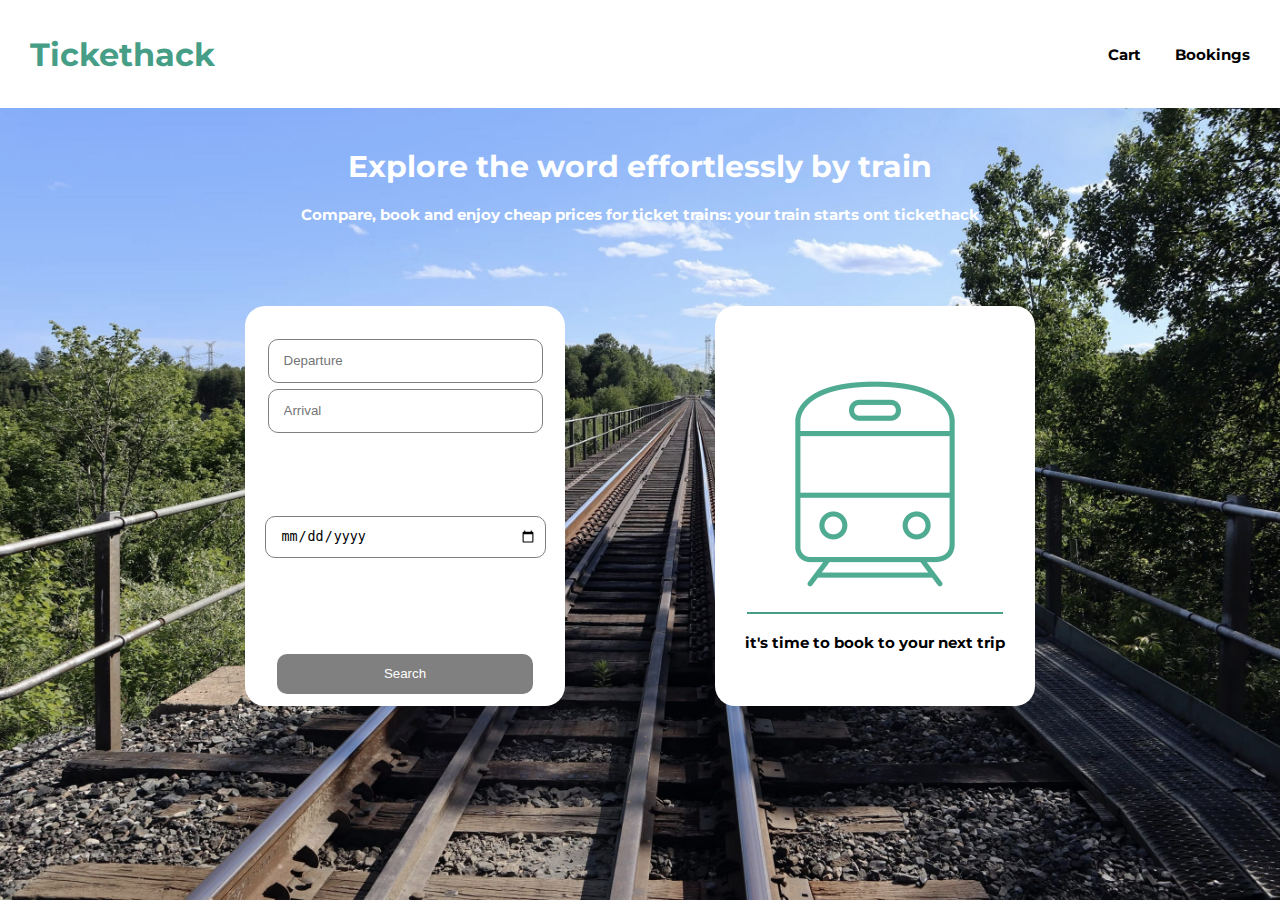
<file: index.html>
<!DOCTYPE html>
<html lang="en">
<head>
    <meta charset="UTF-8">
    <meta name="viewport" content="width=device-width, initial-scale=1.0">
    <title>Tickethack</title>
    <link rel="stylesheet" href="styles/home.css" />
    <link rel="preconnect" href="https://fonts.googleapis.com">
    <link rel="preconnect" href="https://fonts.gstatic.com" crossorigin>
    <link href="https://fonts.googleapis.com/css2?family=Montserrat:ital,wght@0,400;0,500;0,700;0,900;1,400;1,700;1,900&display=swap" rel="stylesheet">
</head>
<body>
<div id="header">
    <a href="./index.html"><h1 id="logo">Tickethack</h1></a>
    <nav>
        <ul>
            <a href="./cart.html" class="cart">Cart</a>
            <a href="./booking.html" class="Bookings">Bookings</a>
        </ul>
    </nav>
</div>
<div id="container">
    <div id="title">
        <h1>Explore the word effortlessly by train</h1>
        <span>Compare, book and enjoy cheap prices for ticket trains: your train starts ont tickethack</span>
    </div>
    <div id="cards-container">
        <div id="card_search">
            <div id="forms">
                <div id="trip_input">
                    <input id="departure" class="input" type="text" placeholder="Departure">
                    <input id="arrival" class="input" type="text" placeholder="Arrival">
                </div>
                <input id="date" class="input" type="date">
            </div>
            <button id="search_button">Search</button>
            </div>
        <div id="card_dispo">
            <img class="train" src="./images/train.png" alt="img_de_train">
           <p class="slogan">it's time to book to your next trip</p>
        </div>
    </div>
</div>


    <script src="./script.js"></script>
</body>
</html>
</file>
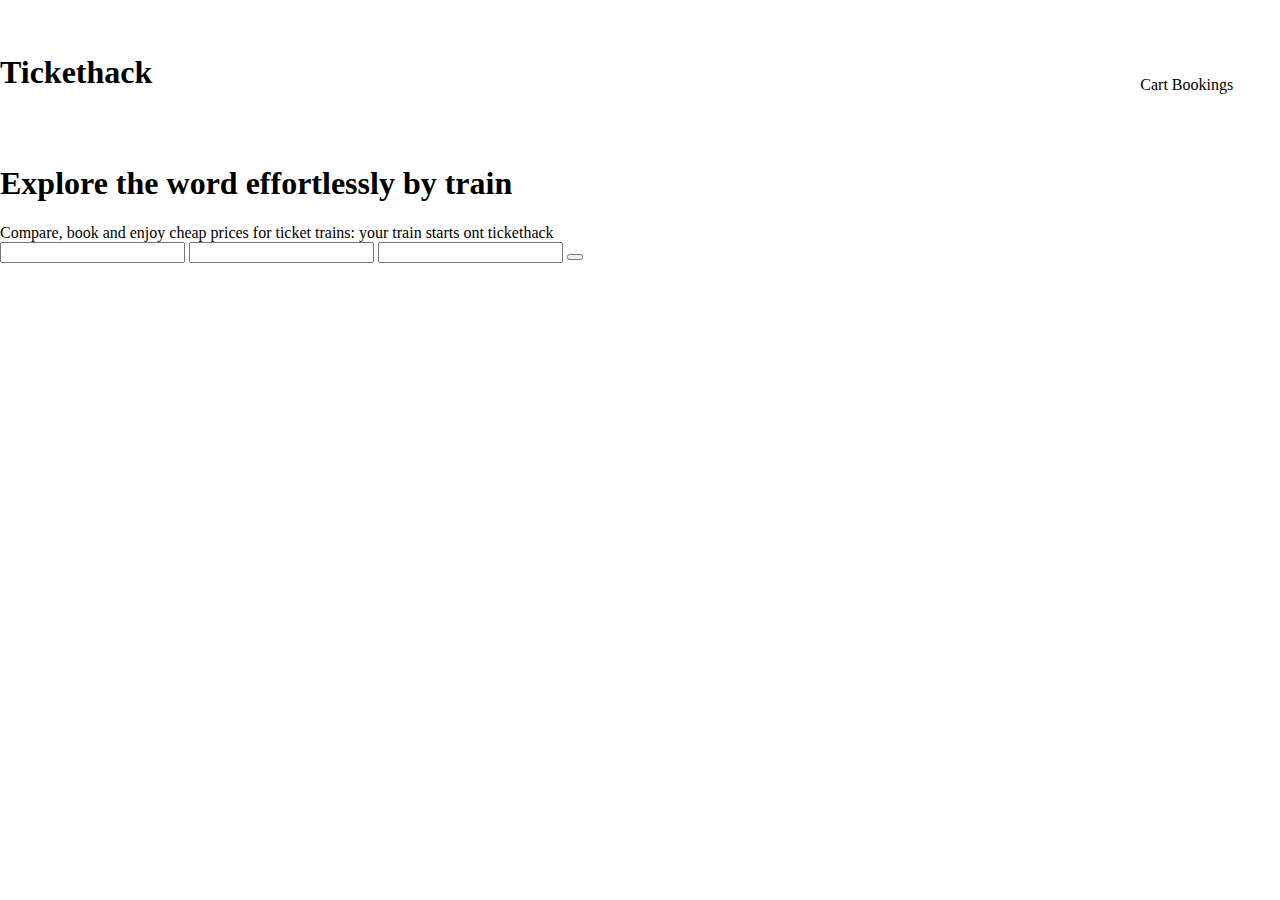
<file: frontEnd/index.html>
<!DOCTYPE html>
<html lang="en">
<head>
    <meta charset="UTF-8">
    <meta name="viewport" content="width=device-width, initial-scale=1.0">
    <title>Tickethack</title>
    <link rel="stylesheet" href="styles/home.css" />
</head>
<body>
<div id="header">
    <h1>Tickethack</h1>
    <nav>
        <ul>
            <span class="cart">Cart</span>
            <span class="Bookings">Bookings</span>
        </ul>
    </nav>
</div>
<div id="container">
    <div id="title">
        <h1>Explore the word effortlessly by train</h1>
        <span>Compare, book and enjoy cheap prices for ticket trains: your train starts ont tickethack</span>
    </div>
    <div id="cards-container">
        <div id="card_search">
            <input id="departure" type="text">
            <input id="arrival" type="text">
            <input id="date" type="text">
            <button id="search_button"></button>
        </div>
        <div id="card_dispo"></div>
    </div>
</div>


    <script>src="./script.js"</script>
</body>
</html>
</file>
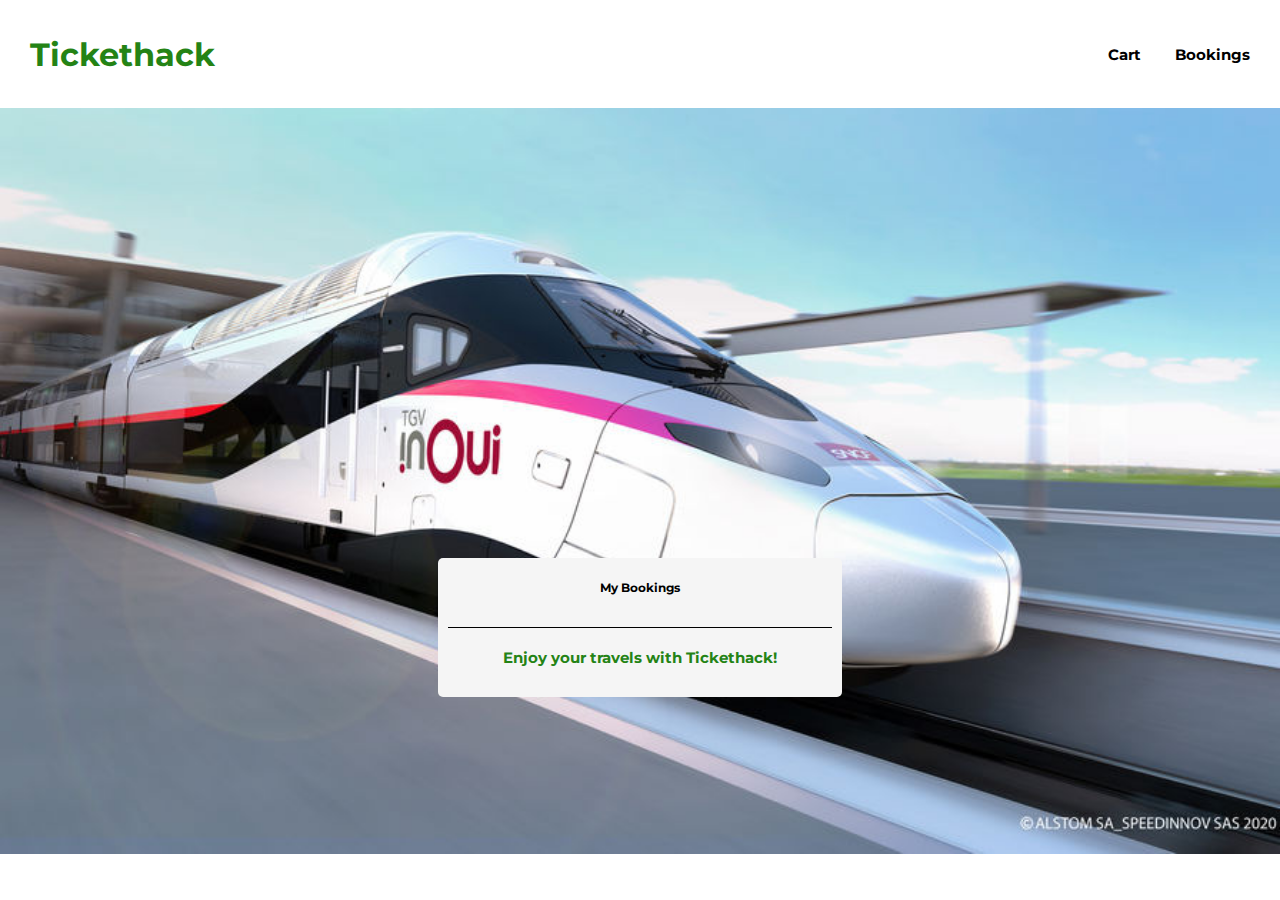
<file: booking.html>
<!DOCTYPE html>
<html lang="en">
<head>
    <meta charset="UTF-8">
    <meta name="viewport" content="width=device-width, initial-scale=1.0">
    <title>Tickethack</title>
    <link rel="stylesheet" href="styles/booking.css" />
    <link rel="preconnect" href="https://fonts.googleapis.com">
    <link rel="preconnect" href="https://fonts.gstatic.com" crossorigin>
    <link href="https://fonts.googleapis.com/css2?family=Montserrat:ital,wght@0,400;0,500;0,700;0,900;1,400;1,700;1,900&display=swap" rel="stylesheet">
</head>
<body>
<div id="header">
    <a href="./index.html"><h1 id="logo">Tickethack</h1></a>
    <nav>
        <ul>
            <a href="./cart.html" class="cart">Cart</a>
            <a href="./booking.html" class="Bookings">Bookings</a>
        </ul>
    </nav>
</div>
<div id="container">
    <div id="cards-container">
        <div id="title"><h3>My Bookings</h3></div>
        <div id="card_trips">
        </div>
        <div id="end_title"><h4>Enjoy your travels with Tickethack!</h4></div>
    </div>
</div>


    <script src="./script.js"></script>
</body>
</html>
</file>
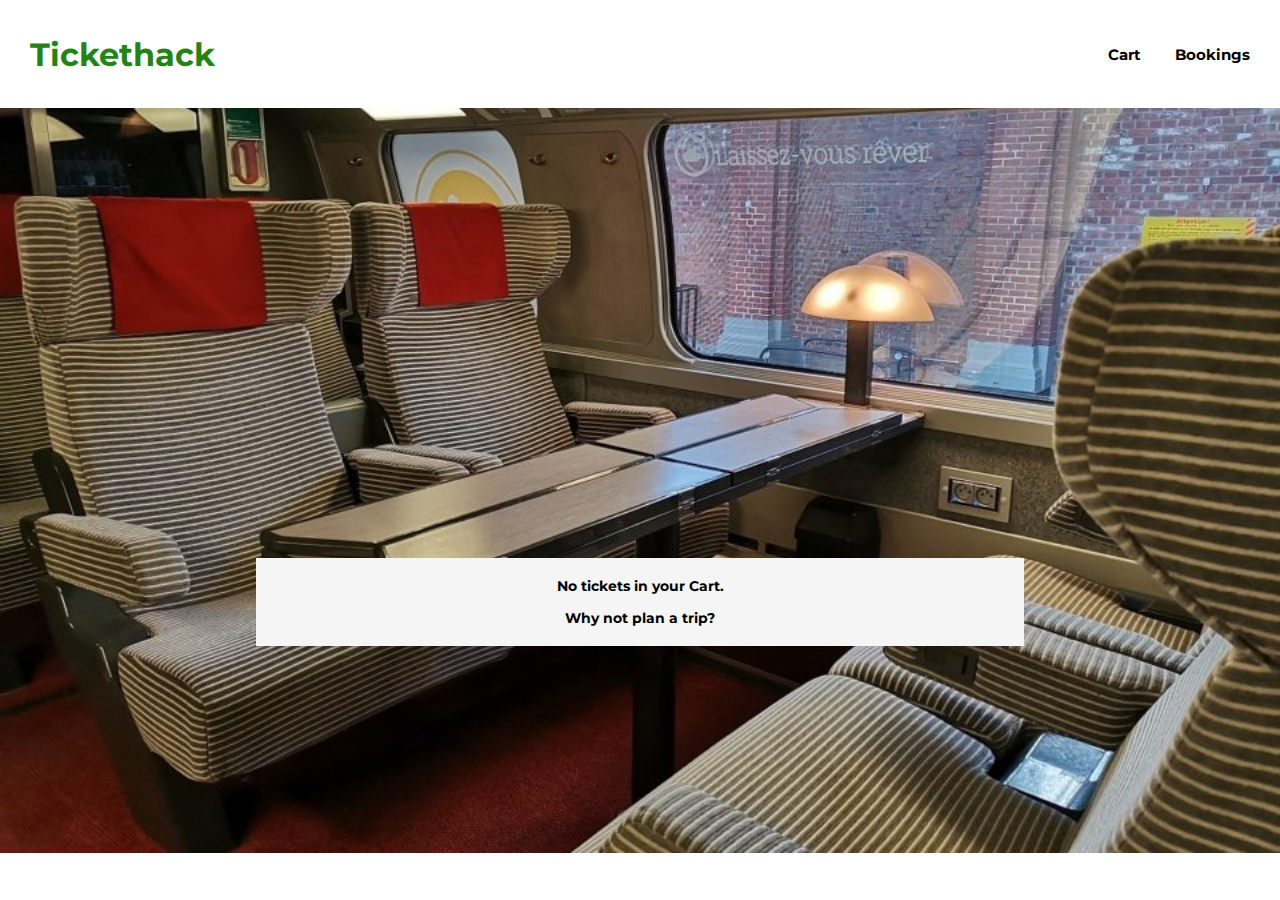
<file: cart.html>
<!DOCTYPE html>
<html lang="en">
<head>
    <meta charset="UTF-8">
    <meta name="viewport" content="width=device-width, initial-scale=1.0">
    <title>Tickethack</title>
    <link rel="stylesheet" href="styles/cart.css" />
    <link rel="preconnect" href="https://fonts.googleapis.com">
    <link rel="preconnect" href="https://fonts.gstatic.com" crossorigin>
    <link href="https://fonts.googleapis.com/css2?family=Montserrat:ital,wght@0,400;0,500;0,700;0,900;1,400;1,700;1,900&display=swap" rel="stylesheet">
</head>
<body>
<div id="header">
    <a href="./index.html"><h1 id="logo">Tickethack</h1></a>
    <nav>
        <ul>
            <a href="./cart.html" class="cart">Cart</a>
            <a href="./booking.html" class="Bookings">Bookings</a>
        </ul>
    </nav>
</div>
<div id="container">
    <div id="cards-empty">
        <div class="title"><h3>No tickets in your Cart.</h3></div>
        <div class="title"><h3>Why not plan a trip?</h3></div>
        <div id="card_trips">
        </div>
    </div>
    <div id="cards-container">
        <div class="title"><h3>My Cart</h3></div>
        <div id="card_trips">
        </div>
    </div>
    <div id="payment">
        <h3>Total :</h3>
        <a href="./cart.html"><button>Purchase</button></a>
    </div>
</div>


    <script src="./script.js"></script>
</body>
</html>
</file>
<file: styles/home.css>
body{
    margin: 0;
    background-image: url(../images/background.jpg);
    background-size: cover;
    background-repeat: no-repeat;
}

#header{
    height: 12vh;
    display: flex;
    justify-content: space-between;
    align-items: center;
    background-color: white;
}

#header a{
    text-decoration: none;
}

#logo{
    margin-left: 30px;
    color: #469E86;
    font-family: 'Montserrat', sans-serif;
    font-size: 32px;
    font-style: normal;
    font-weight: 700;
    line-height: normal;
}


nav a{
    margin-right: 30px;
    font-family: 'Montserrat', sans-serif;
    font-size: 15px;
    font-style: normal;
    font-weight: 700;
    line-height: normal;
    color: black;
    text-decoration: none;
}

#title{
    padding: 20px;
    text-align: center;
    color: #fff;
}

#title h1{
    color: white;
    font-family: 'Montserrat', sans-serif;
    font-size: 30px;    
    font-style: normal;
    font-weight: 700;
    line-height: normal;
}

#title span{
    color: white;
    font-family: 'Montserrat', sans-serif;
    font-size: 15px;
    font-style: normal;
    font-weight: 700;
    line-height: normal;
}

#container{
    width: 100vw;
    height: 88vh;
    align-items: center;
}

#cards-container{
    display: flex;
    justify-content:center;
    height: 523px;
    align-items: center;
    gap: 150px;
    flex-shrink: 0;
}

#card_search{
    text-align: center;
    width: 320px;
    height: 400px;
    flex-shrink: 0;
    border-radius: 20px;
    background: white;
}

#forms{
padding-top: 30px;
}

#date{
    margin-top: 25%;
    padding-right: 8px;
    width: 80%;
    height: 40px;
    border-radius: 10px;
    border: none;
    border: 0.5px grey solid;
    padding-left: 15px;
}

#departure, #arrival{
    width: 80%;
    height: 40px;
    border-radius: 10px;
    border: none;
    border: 0.5px grey solid;
    padding-left: 15px;
    margin: 3px;
}

#search_button{
    color: white;
    margin-top: 30%;
    width: 80%;
    height: 40px;
    border-radius: 10px;
    border: none;
    background-color: grey;
}

#search_button:hover{
    color: white;
    margin-top: 30%;
    width: 80%;
    height: 40px;
    border-radius: 10px;
    border: none;
    background-color: #469E86;
}

#card_dispo{
    width: 320px;
    height: 400px;
    flex-shrink: 0;
    border-radius: 20px;
    background: white;
    overflow-y: auto;
}

#card_dispo{
    width: 320px;
    height: 400px;
    flex-shrink: 0;
    border-radius: 20px;
    text-align: center;
}

.train {
    margin-top: 50px;
    width: 256px;
    height: 256px;
    border-bottom: 2px solid #469E86;
}

.slogan{
    color: black;
    font-family: 'Montserrat', sans-serif;
    font-size: 15px;
    font-style: normal;
    font-weight: 700;
    line-height: normal;
}

.trip{
    display: flex;
    justify-content: space-around;
    padding: 10px 10px;
    background-color: rgb(244, 244, 244);
    margin: 10px;
    border-radius: 5px;
}

.trip h4{
    color: black;
    font-family: 'Montserrat', sans-serif;
    font-size: 10px;
    font-style: normal;
    font-weight: 700;
    line-height: normal;
}

#book_button {
    color: white;
    padding: 0px 8px;
    border: none;
    border-radius: 5px;
    background-color: #469E86;
}

#card_loupe{
    overflow-y: auto;
}

.loupe{
    margin: 70px;
   width: 150px;
}
</file>
<file: frontEnd/styles/home.css>
body{
    margin: 0;
}

#header{
display: inline-flex;
height: 144px;
align-items: center;
gap: 948px;
flex-shrink: 0;
background-color: #fff;
}

nav{
height: 24px;
justify-content: center;
align-items: flex-start;
gap: 61px;
}

#container{
    background-image: url(/);
}
</file>
<file: styles/booking.css>
body{
    margin: 0;
    background-image: url(../images/tgv_inoui.jpg);
    background-size: cover;
    background-repeat: no-repeat;
}

#header{
    height: 12vh;
    display: flex;
    justify-content: space-between;
    align-items: center;
    background-color: white;
}

#header a{
    text-decoration: none;
}

#logo{
    margin-left: 30px;
    color: #248315;
    font-family: 'Montserrat', sans-serif;
    font-size: 32px;
    font-style: normal;
    font-weight: 700;
    line-height: normal;
    text-decoration: none;
}

nav a{
    margin-right: 30px;
    font-family: 'Montserrat', sans-serif;
    font-size: 15px;
    font-style: normal;
    font-weight: 700;
    line-height: normal;
    color: black;
    text-decoration: none;
}

#container{
    padding-top: 50vh;
    }

#cards-container{
    background-color: whitesmoke;
    margin: auto;
    padding: 10px;
    width: 30vw;
    text-align: center;
    flex-shrink: 0;
    border-radius: 5px;
}

#title h3{
    color: black;
    font-family: 'Montserrat', sans-serif;
    font-size: 12px;    
    font-style: normal;
    font-weight: 700;
    line-height: normal;
}

#card_trips{
    width: 80%;
    margin: auto;
    overflow-y: scroll;
}

h4{
    padding-top: 20px;
    color: #248315;
    font-family: 'Montserrat', sans-serif;
    font-size: 15px;    
    font-style: normal;
    font-weight: 700;
    line-height: normal;
    border-top: 1.5px solid black;
}
</file>
<file: styles/cart.css>
body{
    margin: 0;
    background-image: url(../images/intérieur-rame-tgv-inoui-gare-lille-flandres-960x640.jpg);
    background-size: cover;
    background-repeat: no-repeat;
}

#header{
    height: 12vh;
    display: flex;
    justify-content: space-between;
    align-items: center;
    background-color: white;
}

#header a{
    text-decoration: none;
}

#logo{
    margin-left: 30px;
    color: #248315;
    font-family: 'Montserrat', sans-serif;
    font-size: 32px;
    font-style: normal;
    font-weight: 700;
    line-height: normal;
    text-decoration: none;
}

nav a{
    margin-right: 30px;
    font-family: 'Montserrat', sans-serif;
    font-size: 15px;
    font-style: normal;
    font-weight: 700;
    line-height: normal;
    color: black;
    text-decoration: none;
}

#container{
    padding-top: 50vh;
    }

#cards-empty{
        background-color: whitesmoke;
        margin: auto;
        padding: 5px 5vw;
        width: 50vw;
        text-align: center;
        flex-shrink: 0;
}

#cards-container{
    display: none;
    background-color: whitesmoke;
    margin: auto;
    padding: 5px 5vw;
    width: 50vw;
    text-align: center;
    flex-shrink: 0;
}

.title{
    color: black;
    font-family: 'Montserrat', sans-serif;
    font-size: 12px;    
    font-style: normal;
    font-weight: 700;
    line-height: normal;
}


#card_trips{
    width: 80%;
    margin: auto;
    overflow-y: scroll;
}

#payment h3{
    color: white;
    font-family: 'Montserrat', sans-serif;
    font-size: 12px;    
    font-style: normal;
    font-weight: 700;
    line-height: normal;
}

#payment{
    margin: auto;
    display: none;
    align-items: center;
    justify-content: space-between;
    padding: 5px 5vw;
    width: 50vw;
    background-color: #01153F;
    border-bottom-left-radius: 10px;
    border-bottom-right-radius: 10px;
}

#payment button{
    color: white;
    padding: 5px 10px;
    border-radius: 3px;
    border: none;
    background-color: #469E86;
}
</file>
